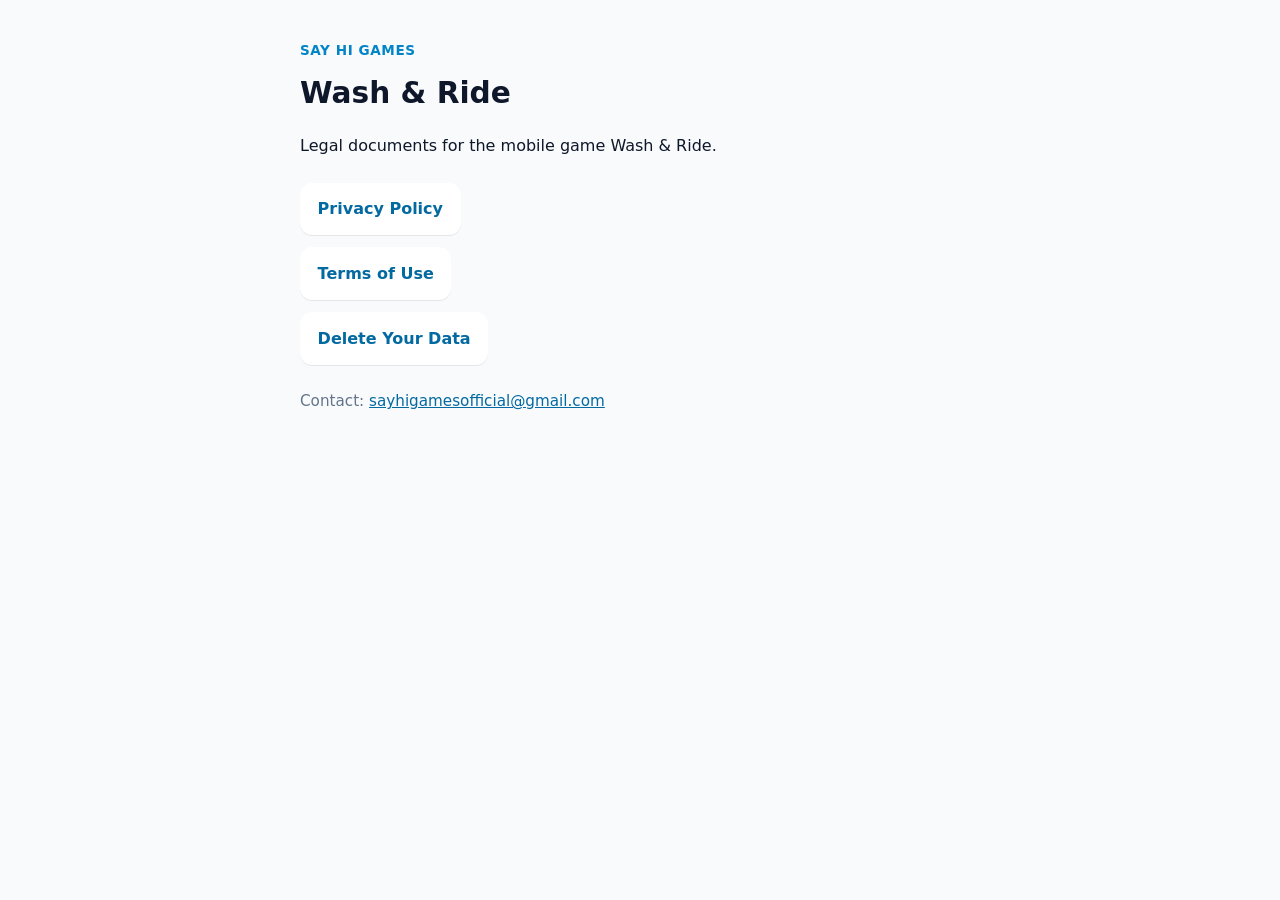
<file: index.html>
<!DOCTYPE html>
<html lang="en">
<head>
  <meta charset="utf-8">
  <meta name="viewport" content="width=device-width, initial-scale=1">
  <title>Say Hi Games — Legal</title>
  <link rel="stylesheet" href="styles.css">
</head>
<body>
  <main>
    <p class="brand">Say Hi Games</p>
    <h1>Wash &amp; Ride</h1>
    <p>Legal documents for the mobile game Wash &amp; Ride.</p>
    <ul class="links">
      <li><a href="privacy.html">Privacy Policy</a></li>
      <li><a href="terms.html">Terms of Use</a></li>
      <li><a href="delete_data.html">Delete Your Data</a></li>
    </ul>
    <p class="meta">Contact: <a href="mailto:sayhigamesofficial@gmail.com">sayhigamesofficial@gmail.com</a></p>
  </main>
</body>
</html>
</file>
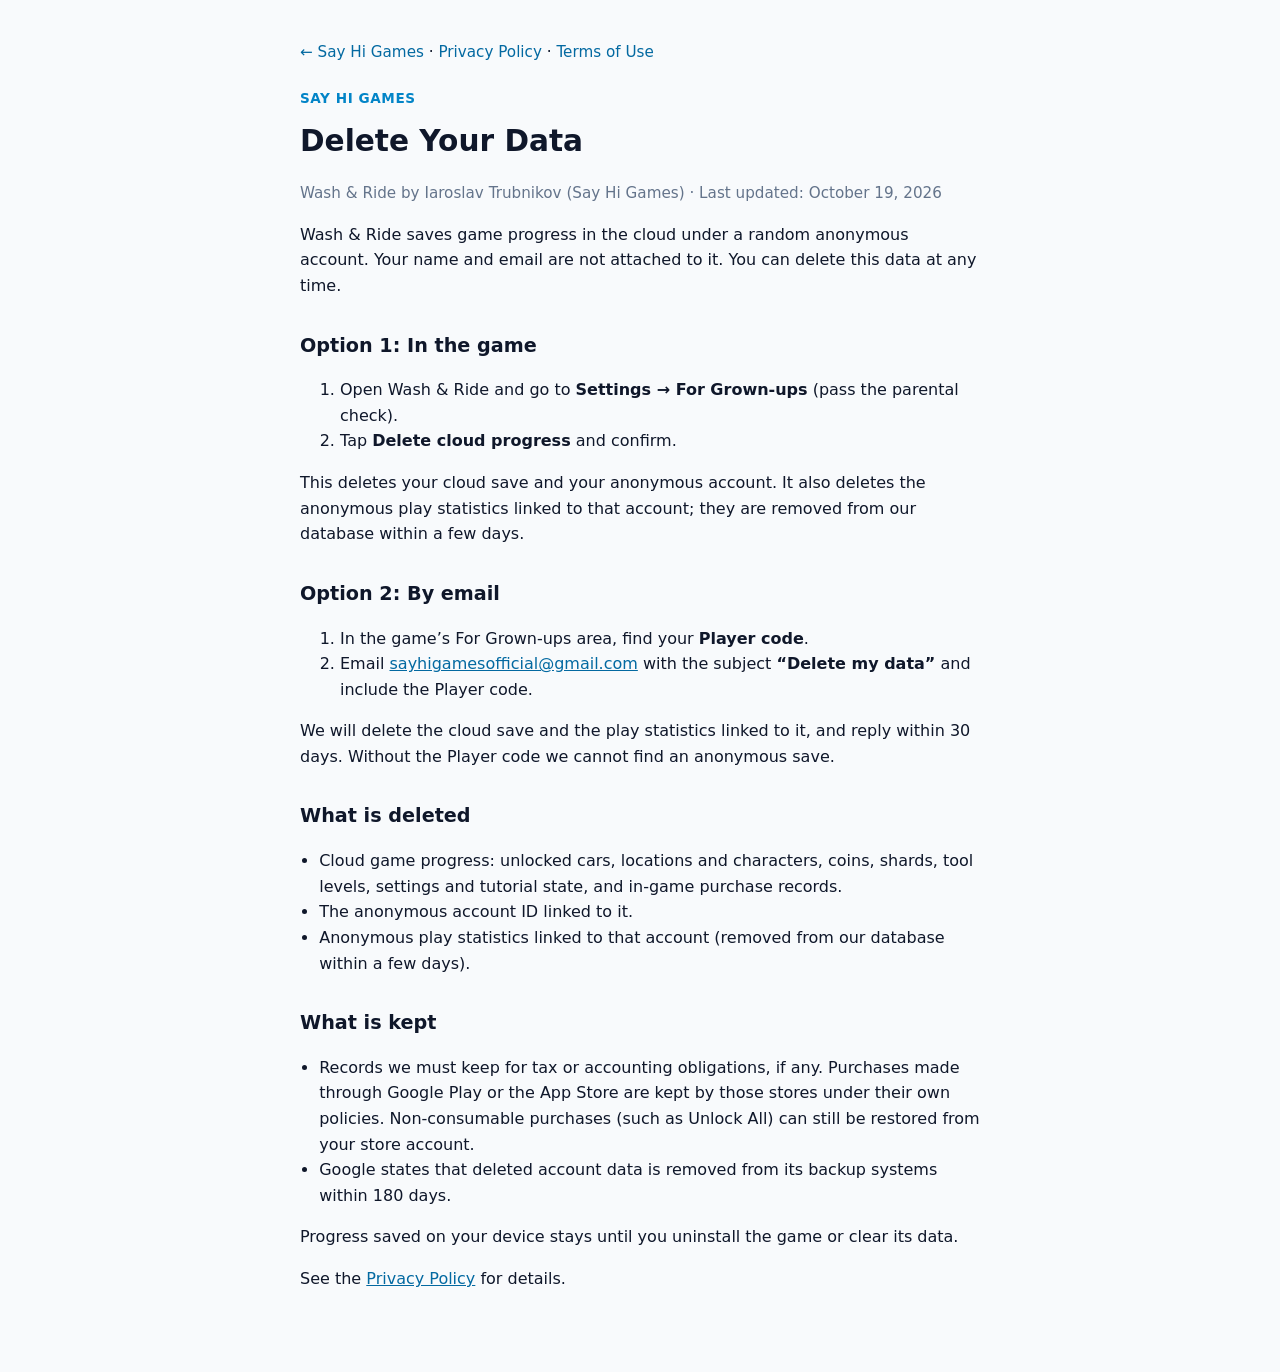
<file: delete_data.html>
<!DOCTYPE html>
<html lang="en">
<head>
  <meta charset="utf-8">
  <meta name="viewport" content="width=device-width, initial-scale=1">
  <title>Delete Your Data — Wash &amp; Ride</title>
  <link rel="stylesheet" href="styles.css">
</head>
<body>
  <main>
    <nav class="top"><a href="index.html">← Say Hi Games</a> · <a href="privacy.html">Privacy Policy</a> · <a href="terms.html">Terms of Use</a></nav>
    <p class="brand">Say Hi Games</p>
    <h1>Delete Your Data</h1>
    <p class="muted">Wash &amp; Ride by Iaroslav Trubnikov (Say Hi Games) · Last updated: October 19, 2026</p>
    <p>Wash &amp; Ride saves game progress in the cloud under a random anonymous account. Your name and email are not attached to it. You can delete this data at any time.</p>

    <h2>Option 1: In the game</h2>
    <ol>
      <li>Open Wash &amp; Ride and go to <strong>Settings → For Grown-ups</strong> (pass the parental check).</li>
      <li>Tap <strong>Delete cloud progress</strong> and confirm.</li>
    </ol>
    <p>This deletes your cloud save and your anonymous account. It also deletes the anonymous play statistics linked to that account; they are removed from our database within a few days.</p>

    <h2>Option 2: By email</h2>
    <ol>
      <li>In the game’s For Grown-ups area, find your <strong>Player code</strong>.</li>
      <li>Email <a href="mailto:sayhigamesofficial@gmail.com?subject=Delete%20my%20data">sayhigamesofficial@gmail.com</a> with the subject <strong>“Delete my data”</strong> and include the Player code.</li>
    </ol>
    <p>We will delete the cloud save and the play statistics linked to it, and reply within 30 days. Without the Player code we cannot find an anonymous save.</p>

    <h2>What is deleted</h2>
    <ul>
      <li>Cloud game progress: unlocked cars, locations and characters, coins, shards, tool levels, settings and tutorial state, and in-game purchase records.</li>
      <li>The anonymous account ID linked to it.</li>
      <li>Anonymous play statistics linked to that account (removed from our database within a few days).</li>
    </ul>
    <h2>What is kept</h2>
    <ul>
      <li>Records we must keep for tax or accounting obligations, if any. Purchases made through Google Play or the App Store are kept by those stores under their own policies. Non-consumable purchases (such as Unlock All) can still be restored from your store account.</li>
      <li>Google states that deleted account data is removed from its backup systems within 180 days.</li>
    </ul>
    <p>Progress saved on your device stays until you uninstall the game or clear its data.</p>
    <p>See the <a href="privacy.html">Privacy Policy</a> for details.</p>
  </main>
</body>
</html>
</file>
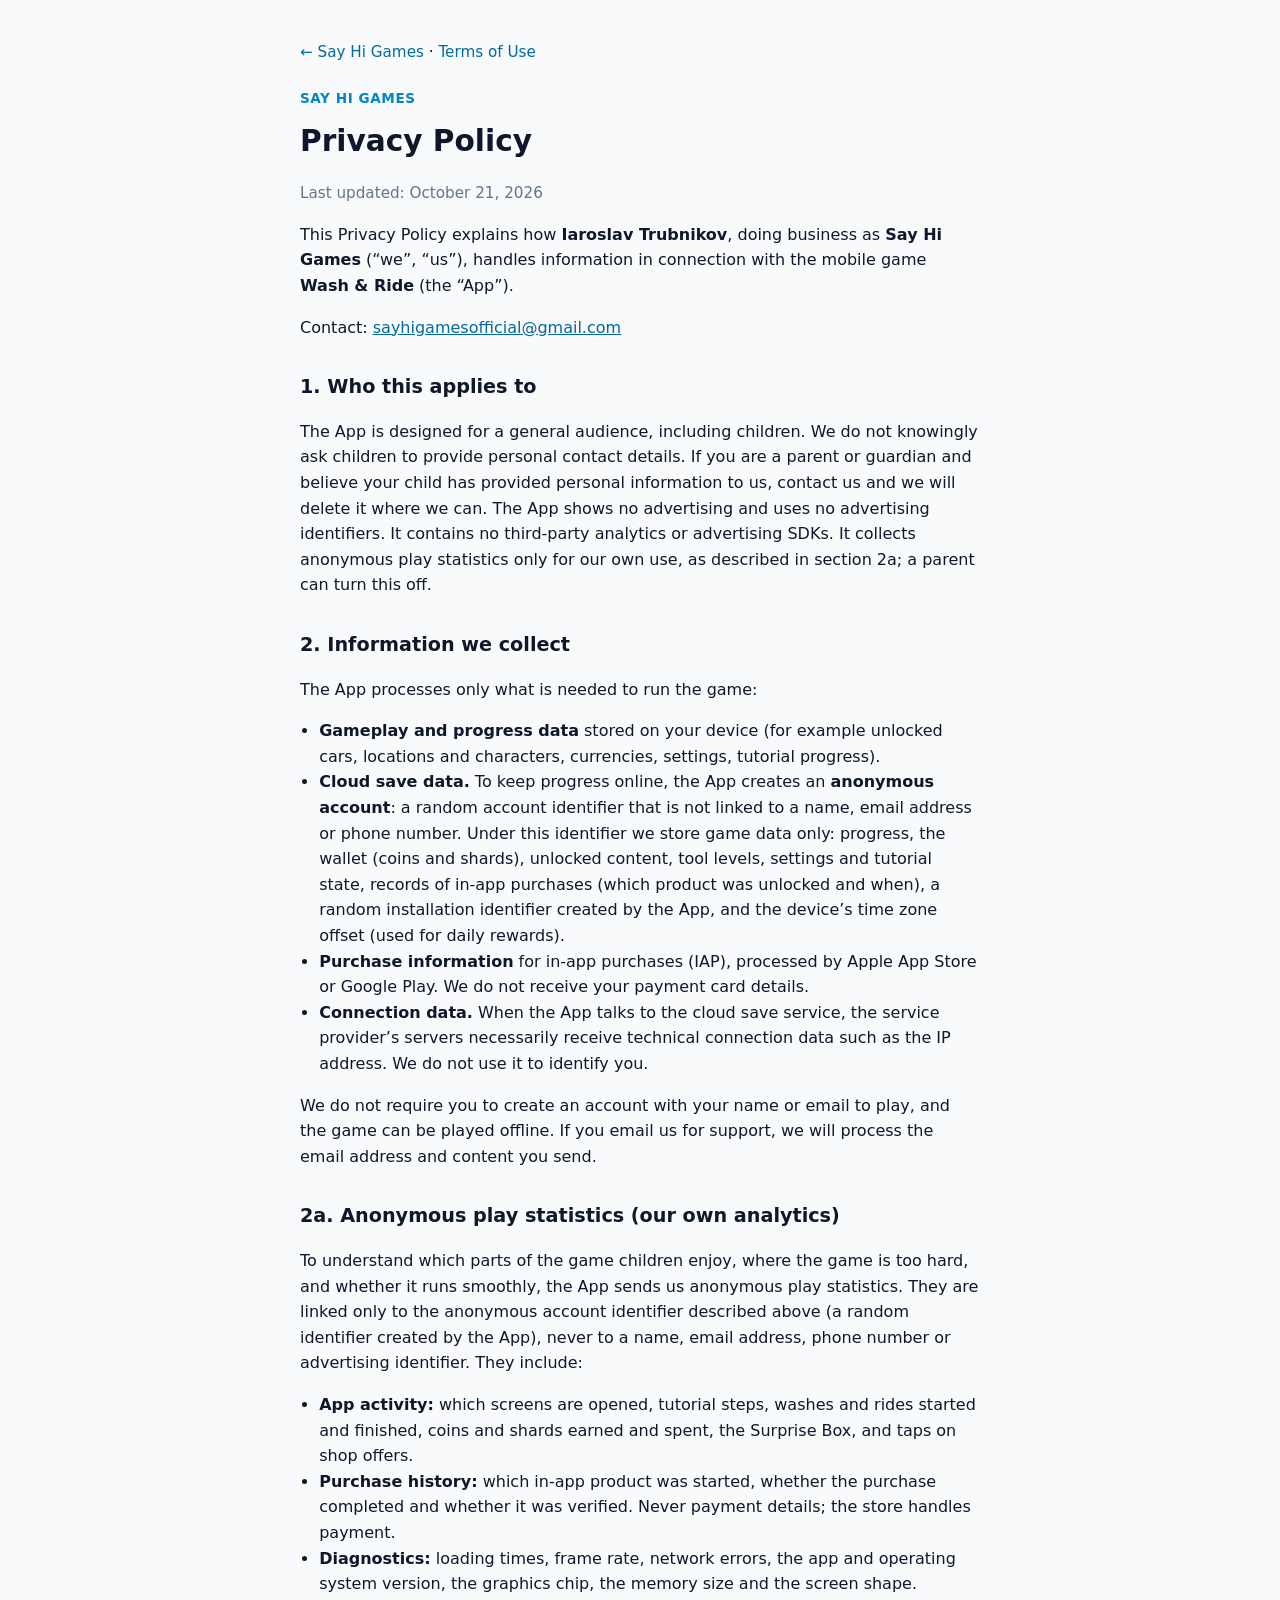
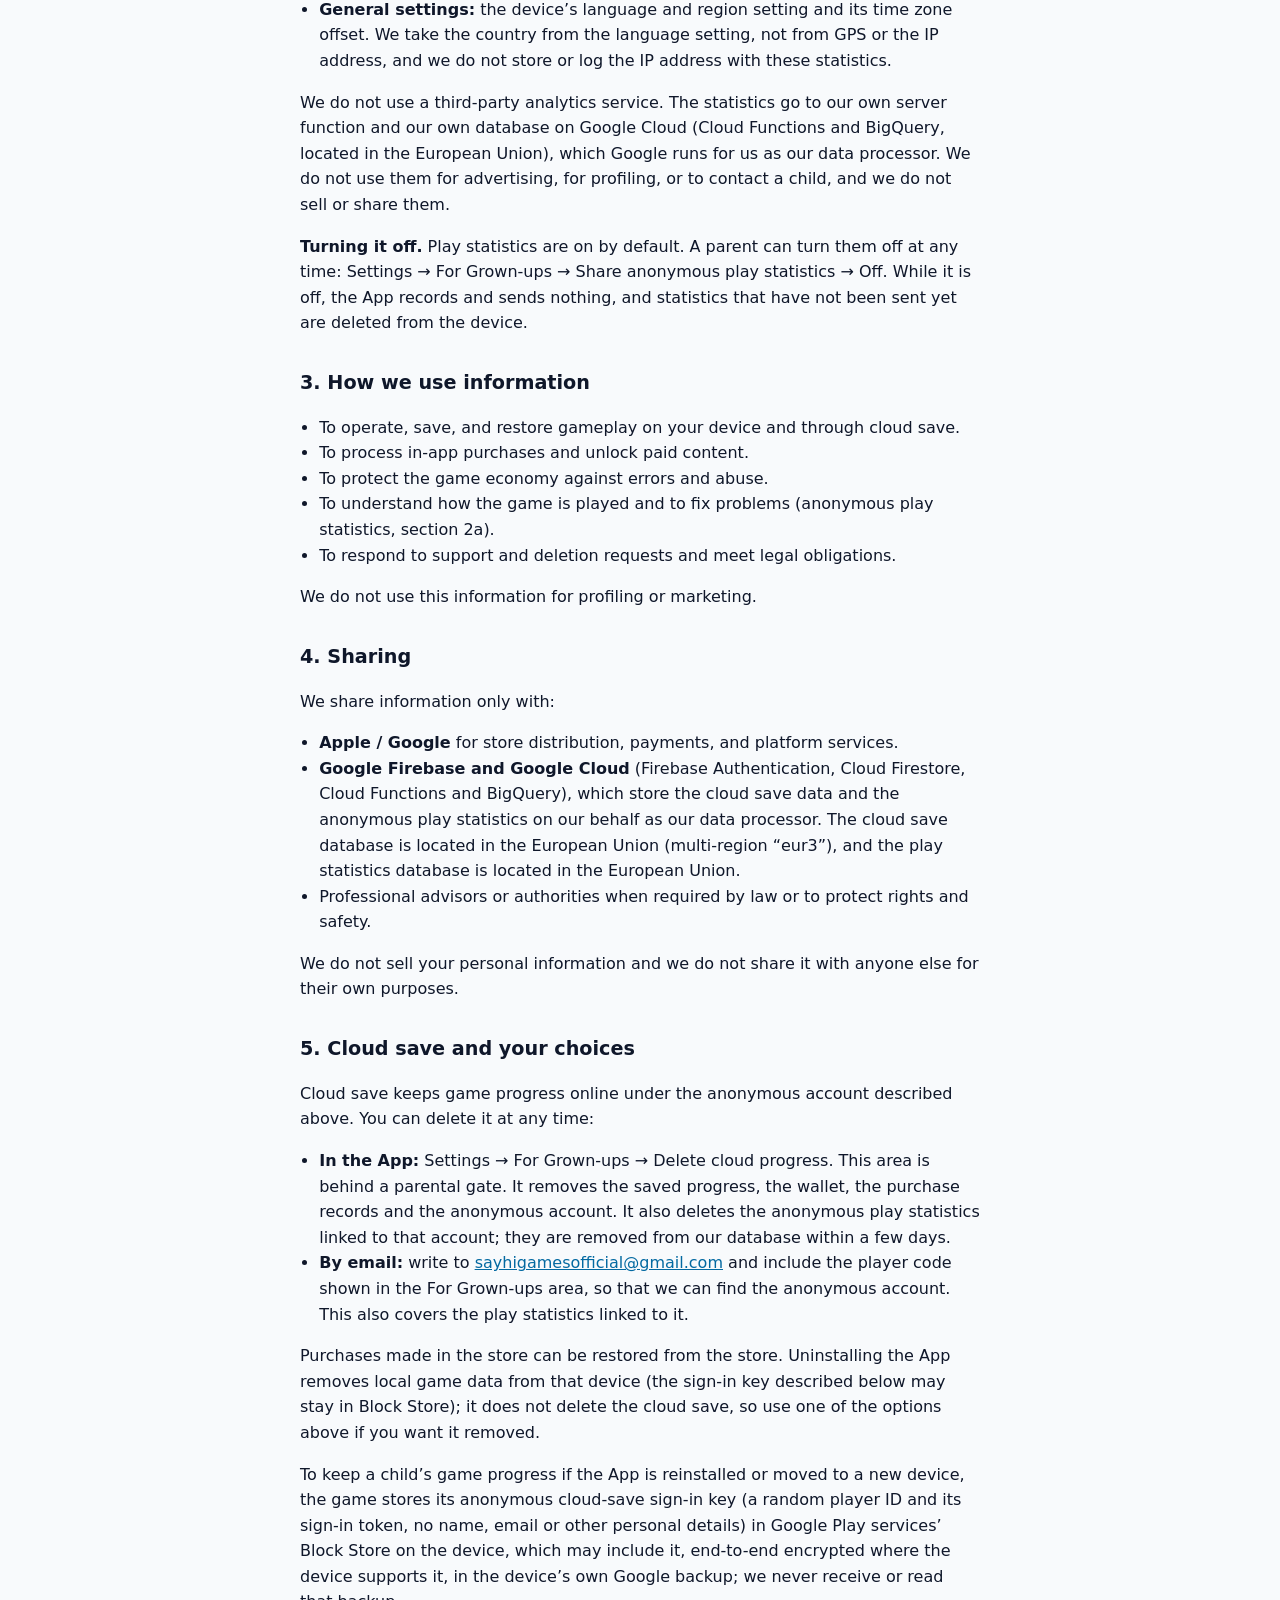
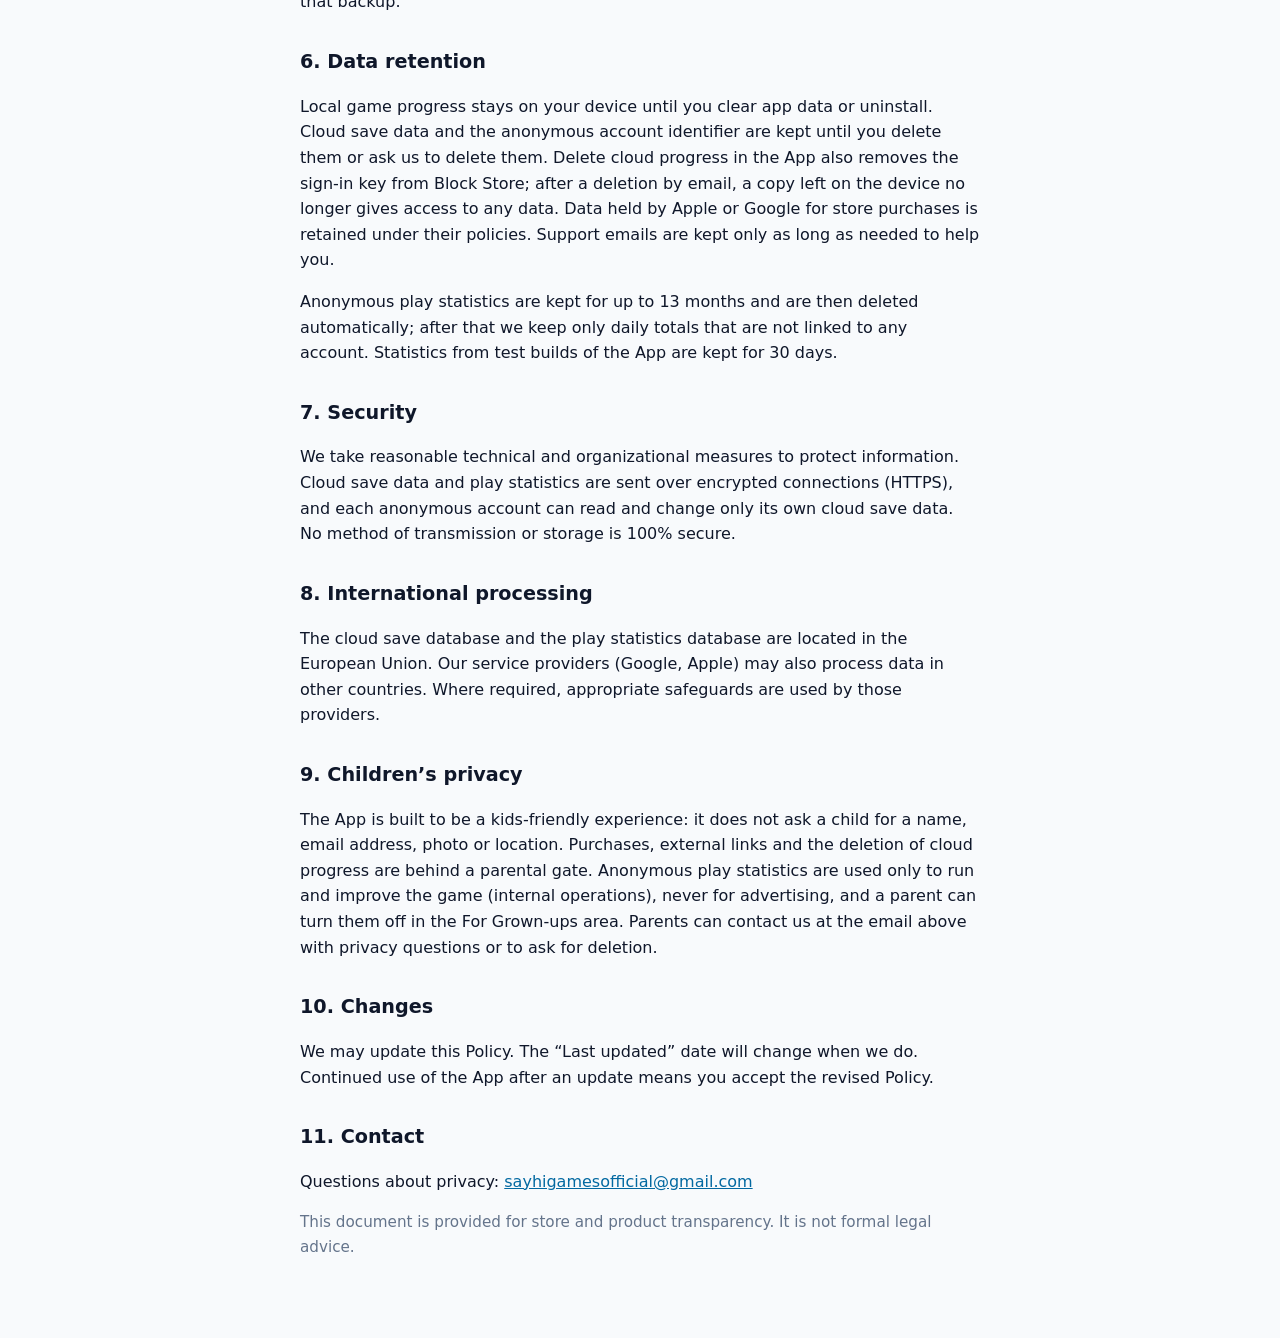
<file: privacy.html>
<!DOCTYPE html>
<html lang="en">
<head>
  <meta charset="utf-8">
  <meta name="viewport" content="width=device-width, initial-scale=1">
  <title>Privacy Policy — Wash &amp; Ride</title>
  <link rel="stylesheet" href="styles.css">
</head>
<body>
  <main>
    <nav class="top"><a href="index.html">← Say Hi Games</a> · <a href="terms.html">Terms of Use</a></nav>
    <p class="brand">Say Hi Games</p>
    <h1>Privacy Policy</h1>
    <p class="muted">Last updated: October 21, 2026</p>
    <p>This Privacy Policy explains how <strong>Iaroslav Trubnikov</strong>, doing business as <strong>Say Hi Games</strong> (“we”, “us”), handles information in connection with the mobile game <strong>Wash &amp; Ride</strong> (the “App”).</p>
    <p>Contact: <a href="mailto:sayhigamesofficial@gmail.com">sayhigamesofficial@gmail.com</a></p>

    <h2>1. Who this applies to</h2>
    <p>The App is designed for a general audience, including children. We do not knowingly ask children to provide personal contact details. If you are a parent or guardian and believe your child has provided personal information to us, contact us and we will delete it where we can. The App shows no advertising and uses no advertising identifiers. It contains no third-party analytics or advertising SDKs. It collects anonymous play statistics only for our own use, as described in section 2a; a parent can turn this off.</p>

    <h2>2. Information we collect</h2>
    <p>The App processes only what is needed to run the game:</p>
    <ul>
      <li><strong>Gameplay and progress data</strong> stored on your device (for example unlocked cars, locations and characters, currencies, settings, tutorial progress).</li>
      <li><strong>Cloud save data.</strong> To keep progress online, the App creates an <strong>anonymous account</strong>: a random account identifier that is not linked to a name, email address or phone number. Under this identifier we store game data only: progress, the wallet (coins and shards), unlocked content, tool levels, settings and tutorial state, records of in-app purchases (which product was unlocked and when), a random installation identifier created by the App, and the device’s time zone offset (used for daily rewards).</li>
      <li><strong>Purchase information</strong> for in-app purchases (IAP), processed by Apple App Store or Google Play. We do not receive your payment card details.</li>
      <li><strong>Connection data.</strong> When the App talks to the cloud save service, the service provider’s servers necessarily receive technical connection data such as the IP address. We do not use it to identify you.</li>
    </ul>
    <p>We do not require you to create an account with your name or email to play, and the game can be played offline. If you email us for support, we will process the email address and content you send.</p>

    <h2>2a. Anonymous play statistics (our own analytics)</h2>
    <p>To understand which parts of the game children enjoy, where the game is too hard, and whether it runs smoothly, the App sends us anonymous play statistics. They are linked only to the anonymous account identifier described above (a random identifier created by the App), never to a name, email address, phone number or advertising identifier. They include:</p>
    <ul>
      <li><strong>App activity:</strong> which screens are opened, tutorial steps, washes and rides started and finished, coins and shards earned and spent, the Surprise Box, and taps on shop offers.</li>
      <li><strong>Purchase history:</strong> which in-app product was started, whether the purchase completed and whether it was verified. Never payment details; the store handles payment.</li>
      <li><strong>Diagnostics:</strong> loading times, frame rate, network errors, the app and operating system version, the graphics chip, the memory size and the screen shape.</li>
      <li><strong>General settings:</strong> the device’s language and region setting and its time zone offset. We take the country from the language setting, not from GPS or the IP address, and we do not store or log the IP address with these statistics.</li>
    </ul>
    <p>We do not use a third-party analytics service. The statistics go to our own server function and our own database on Google Cloud (Cloud Functions and BigQuery, located in the European Union), which Google runs for us as our data processor. We do not use them for advertising, for profiling, or to contact a child, and we do not sell or share them.</p>
    <p><strong>Turning it off.</strong> Play statistics are on by default. A parent can turn them off at any time: Settings → For Grown-ups → Share anonymous play statistics → Off. While it is off, the App records and sends nothing, and statistics that have not been sent yet are deleted from the device.</p>

    <h2>3. How we use information</h2>
    <ul>
      <li>To operate, save, and restore gameplay on your device and through cloud save.</li>
      <li>To process in-app purchases and unlock paid content.</li>
      <li>To protect the game economy against errors and abuse.</li>
      <li>To understand how the game is played and to fix problems (anonymous play statistics, section 2a).</li>
      <li>To respond to support and deletion requests and meet legal obligations.</li>
    </ul>
    <p>We do not use this information for profiling or marketing.</p>

    <h2>4. Sharing</h2>
    <p>We share information only with:</p>
    <ul>
      <li><strong>Apple / Google</strong> for store distribution, payments, and platform services.</li>
      <li><strong>Google Firebase and Google Cloud</strong> (Firebase Authentication, Cloud Firestore, Cloud Functions and BigQuery), which store the cloud save data and the anonymous play statistics on our behalf as our data processor. The cloud save database is located in the European Union (multi-region “eur3”), and the play statistics database is located in the European Union.</li>
      <li>Professional advisors or authorities when required by law or to protect rights and safety.</li>
    </ul>
    <p>We do not sell your personal information and we do not share it with anyone else for their own purposes.</p>

    <h2>5. Cloud save and your choices</h2>
    <p>Cloud save keeps game progress online under the anonymous account described above. You can delete it at any time:</p>
    <ul>
      <li><strong>In the App:</strong> Settings → For Grown-ups → Delete cloud progress. This area is behind a parental gate. It removes the saved progress, the wallet, the purchase records and the anonymous account. It also deletes the anonymous play statistics linked to that account; they are removed from our database within a few days.</li>
      <li><strong>By email:</strong> write to <a href="mailto:sayhigamesofficial@gmail.com">sayhigamesofficial@gmail.com</a> and include the player code shown in the For Grown-ups area, so that we can find the anonymous account. This also covers the play statistics linked to it.</li>
    </ul>
    <p>Purchases made in the store can be restored from the store. Uninstalling the App removes local game data from that device (the sign-in key described below may stay in Block Store); it does not delete the cloud save, so use one of the options above if you want it removed.</p>
    <p>To keep a child’s game progress if the App is reinstalled or moved to a new device, the game stores its anonymous cloud-save sign-in key (a random player ID and its sign-in token, no name, email or other personal details) in Google Play services’ Block Store on the device, which may include it, end-to-end encrypted where the device supports it, in the device’s own Google backup; we never receive or read that backup.</p>

    <h2>6. Data retention</h2>
    <p>Local game progress stays on your device until you clear app data or uninstall. Cloud save data and the anonymous account identifier are kept until you delete them or ask us to delete them. Delete cloud progress in the App also removes the sign-in key from Block Store; after a deletion by email, a copy left on the device no longer gives access to any data. Data held by Apple or Google for store purchases is retained under their policies. Support emails are kept only as long as needed to help you.</p>
    <p>Anonymous play statistics are kept for up to 13 months and are then deleted automatically; after that we keep only daily totals that are not linked to any account. Statistics from test builds of the App are kept for 30 days.</p>

    <h2>7. Security</h2>
    <p>We take reasonable technical and organizational measures to protect information. Cloud save data and play statistics are sent over encrypted connections (HTTPS), and each anonymous account can read and change only its own cloud save data. No method of transmission or storage is 100% secure.</p>

    <h2>8. International processing</h2>
    <p>The cloud save database and the play statistics database are located in the European Union. Our service providers (Google, Apple) may also process data in other countries. Where required, appropriate safeguards are used by those providers.</p>

    <h2>9. Children’s privacy</h2>
    <p>The App is built to be a kids-friendly experience: it does not ask a child for a name, email address, photo or location. Purchases, external links and the deletion of cloud progress are behind a parental gate. Anonymous play statistics are used only to run and improve the game (internal operations), never for advertising, and a parent can turn them off in the For Grown-ups area. Parents can contact us at the email above with privacy questions or to ask for deletion.</p>

    <h2>10. Changes</h2>
    <p>We may update this Policy. The “Last updated” date will change when we do. Continued use of the App after an update means you accept the revised Policy.</p>

    <h2>11. Contact</h2>
    <p>Questions about privacy: <a href="mailto:sayhigamesofficial@gmail.com">sayhigamesofficial@gmail.com</a></p>
    <p class="muted">This document is provided for store and product transparency. It is not formal legal advice.</p>
  </main>
</body>
</html>
</file>
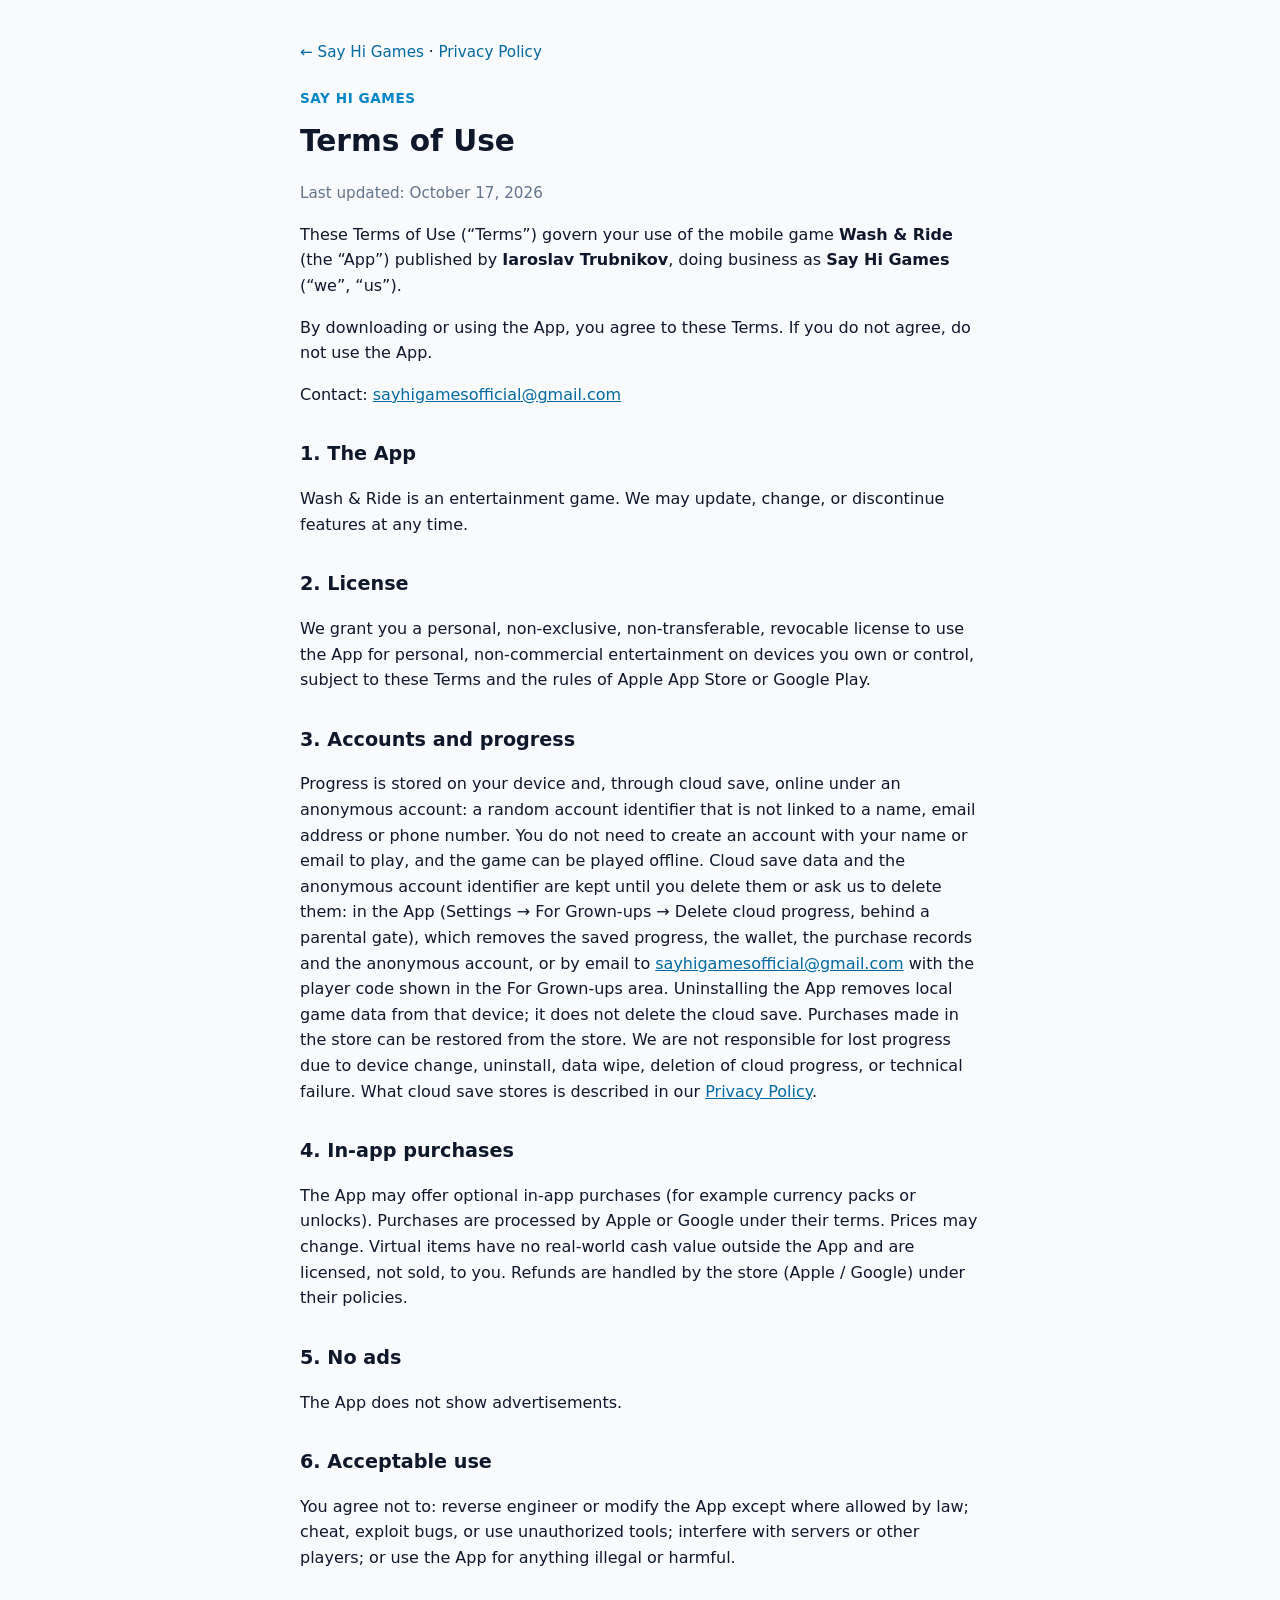
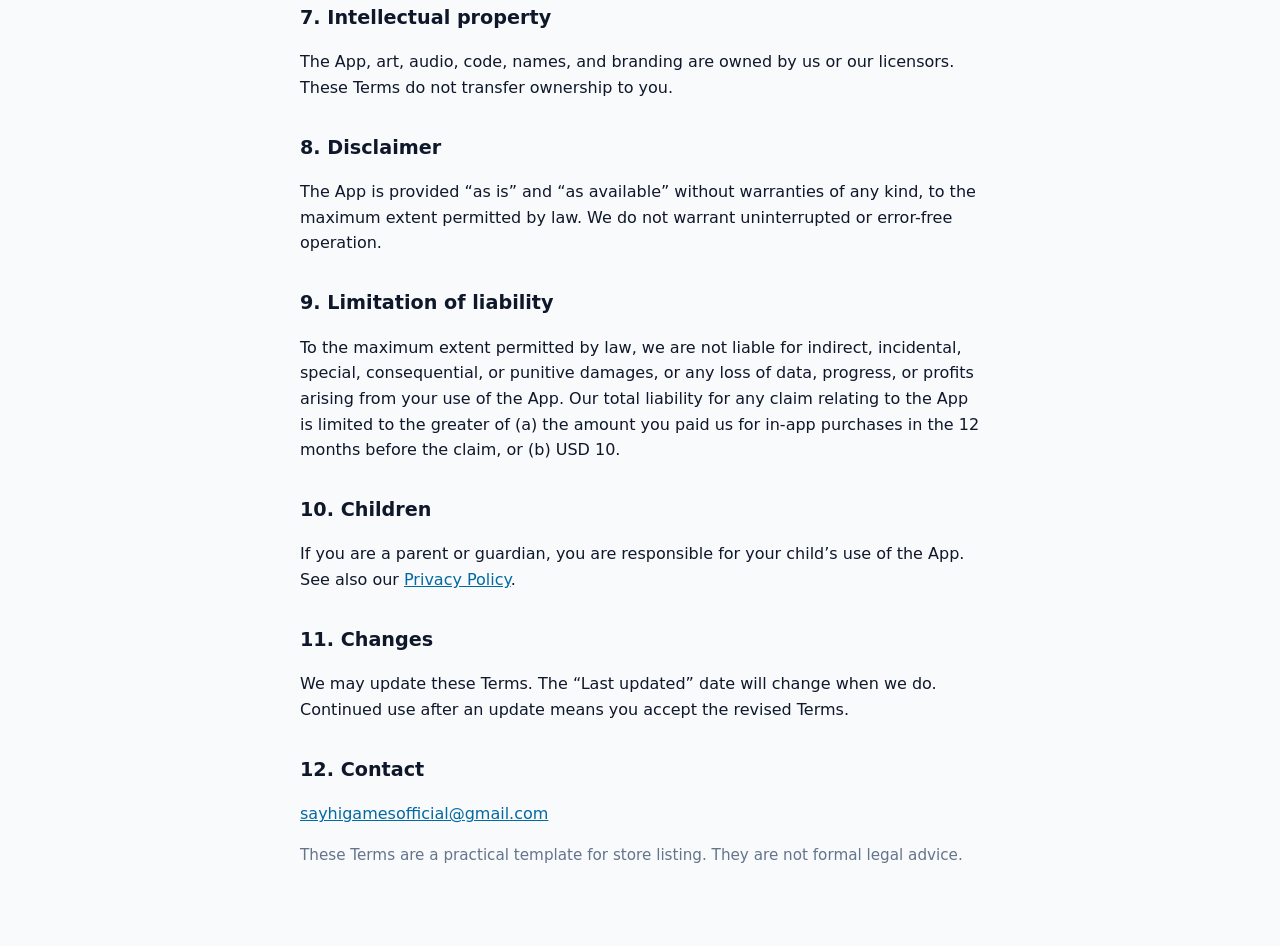
<file: terms.html>
<!DOCTYPE html>
<html lang="en">
<head>
  <meta charset="utf-8">
  <meta name="viewport" content="width=device-width, initial-scale=1">
  <title>Terms of Use — Wash &amp; Ride</title>
  <link rel="stylesheet" href="styles.css">
</head>
<body>
  <main>
    <nav class="top"><a href="index.html">← Say Hi Games</a> · <a href="privacy.html">Privacy Policy</a></nav>
    <p class="brand">Say Hi Games</p>
    <h1>Terms of Use</h1>
    <p class="muted">Last updated: October 17, 2026</p>
    <p>These Terms of Use (“Terms”) govern your use of the mobile game <strong>Wash &amp; Ride</strong> (the “App”) published by <strong>Iaroslav Trubnikov</strong>, doing business as <strong>Say Hi Games</strong> (“we”, “us”).</p>
    <p>By downloading or using the App, you agree to these Terms. If you do not agree, do not use the App.</p>
    <p>Contact: <a href="mailto:sayhigamesofficial@gmail.com">sayhigamesofficial@gmail.com</a></p>

    <h2>1. The App</h2>
    <p>Wash &amp; Ride is an entertainment game. We may update, change, or discontinue features at any time.</p>

    <h2>2. License</h2>
    <p>We grant you a personal, non-exclusive, non-transferable, revocable license to use the App for personal, non-commercial entertainment on devices you own or control, subject to these Terms and the rules of Apple App Store or Google Play.</p>

    <h2>3. Accounts and progress</h2>
    <p>Progress is stored on your device and, through cloud save, online under an anonymous account: a random account identifier that is not linked to a name, email address or phone number. You do not need to create an account with your name or email to play, and the game can be played offline. Cloud save data and the anonymous account identifier are kept until you delete them or ask us to delete them: in the App (Settings → For Grown-ups → Delete cloud progress, behind a parental gate), which removes the saved progress, the wallet, the purchase records and the anonymous account, or by email to <a href="mailto:sayhigamesofficial@gmail.com">sayhigamesofficial@gmail.com</a> with the player code shown in the For Grown-ups area. Uninstalling the App removes local game data from that device; it does not delete the cloud save. Purchases made in the store can be restored from the store. We are not responsible for lost progress due to device change, uninstall, data wipe, deletion of cloud progress, or technical failure. What cloud save stores is described in our <a href="privacy.html">Privacy Policy</a>.</p>

    <h2>4. In-app purchases</h2>
    <p>The App may offer optional in-app purchases (for example currency packs or unlocks). Purchases are processed by Apple or Google under their terms. Prices may change. Virtual items have no real-world cash value outside the App and are licensed, not sold, to you. Refunds are handled by the store (Apple / Google) under their policies.</p>

    <h2>5. No ads</h2>
    <p>The App does not show advertisements.</p>

    <h2>6. Acceptable use</h2>
    <p>You agree not to: reverse engineer or modify the App except where allowed by law; cheat, exploit bugs, or use unauthorized tools; interfere with servers or other players; or use the App for anything illegal or harmful.</p>

    <h2>7. Intellectual property</h2>
    <p>The App, art, audio, code, names, and branding are owned by us or our licensors. These Terms do not transfer ownership to you.</p>

    <h2>8. Disclaimer</h2>
    <p>The App is provided “as is” and “as available” without warranties of any kind, to the maximum extent permitted by law. We do not warrant uninterrupted or error-free operation.</p>

    <h2>9. Limitation of liability</h2>
    <p>To the maximum extent permitted by law, we are not liable for indirect, incidental, special, consequential, or punitive damages, or any loss of data, progress, or profits arising from your use of the App. Our total liability for any claim relating to the App is limited to the greater of (a) the amount you paid us for in-app purchases in the 12 months before the claim, or (b) USD 10.</p>

    <h2>10. Children</h2>
    <p>If you are a parent or guardian, you are responsible for your child’s use of the App. See also our <a href="privacy.html">Privacy Policy</a>.</p>

    <h2>11. Changes</h2>
    <p>We may update these Terms. The “Last updated” date will change when we do. Continued use after an update means you accept the revised Terms.</p>

    <h2>12. Contact</h2>
    <p><a href="mailto:sayhigamesofficial@gmail.com">sayhigamesofficial@gmail.com</a></p>
    <p class="muted">These Terms are a practical template for store listing. They are not formal legal advice.</p>
  </main>
</body>
</html>
</file>
<file: styles.css>
:root {
  color-scheme: light dark;
  --bg: #0f172a;
  --card: #1e293b;
  --text: #e2e8f0;
  --muted: #94a3b8;
  --accent: #38bdf8;
  --link: #7dd3fc;
}
@media (prefers-color-scheme: light) {
  :root {
    --bg: #f8fafc;
    --card: #ffffff;
    --text: #0f172a;
    --muted: #64748b;
    --accent: #0284c7;
    --link: #0369a1;
  }
}
* { box-sizing: border-box; }
body {
  margin: 0;
  font-family: system-ui, -apple-system, Segoe UI, Roboto, sans-serif;
  background: var(--bg);
  color: var(--text);
  line-height: 1.6;
}
main {
  max-width: 720px;
  margin: 0 auto;
  padding: 2.5rem 1.25rem 4rem;
}
.brand { color: var(--accent); font-weight: 700; letter-spacing: 0.04em; text-transform: uppercase; font-size: 0.85rem; margin: 0 0 0.5rem; }
h1 { margin: 0 0 1rem; font-size: 1.85rem; }
h2 { margin: 2rem 0 0.75rem; font-size: 1.2rem; }
p, li { color: var(--text); }
.muted, .meta { color: var(--muted); font-size: 0.95rem; }
a { color: var(--link); }
.links { list-style: none; padding: 0; margin: 1.5rem 0; }
.links li { margin: 0.75rem 0; }
.links a {
  display: inline-block;
  padding: 0.85rem 1.1rem;
  background: var(--card);
  border-radius: 12px;
  text-decoration: none;
  font-weight: 600;
  box-shadow: 0 1px 0 rgba(0,0,0,0.08);
}
nav.top { margin-bottom: 1.5rem; font-size: 0.95rem; }
nav.top a { text-decoration: none; }
ul { padding-left: 1.2rem; }
</file>
